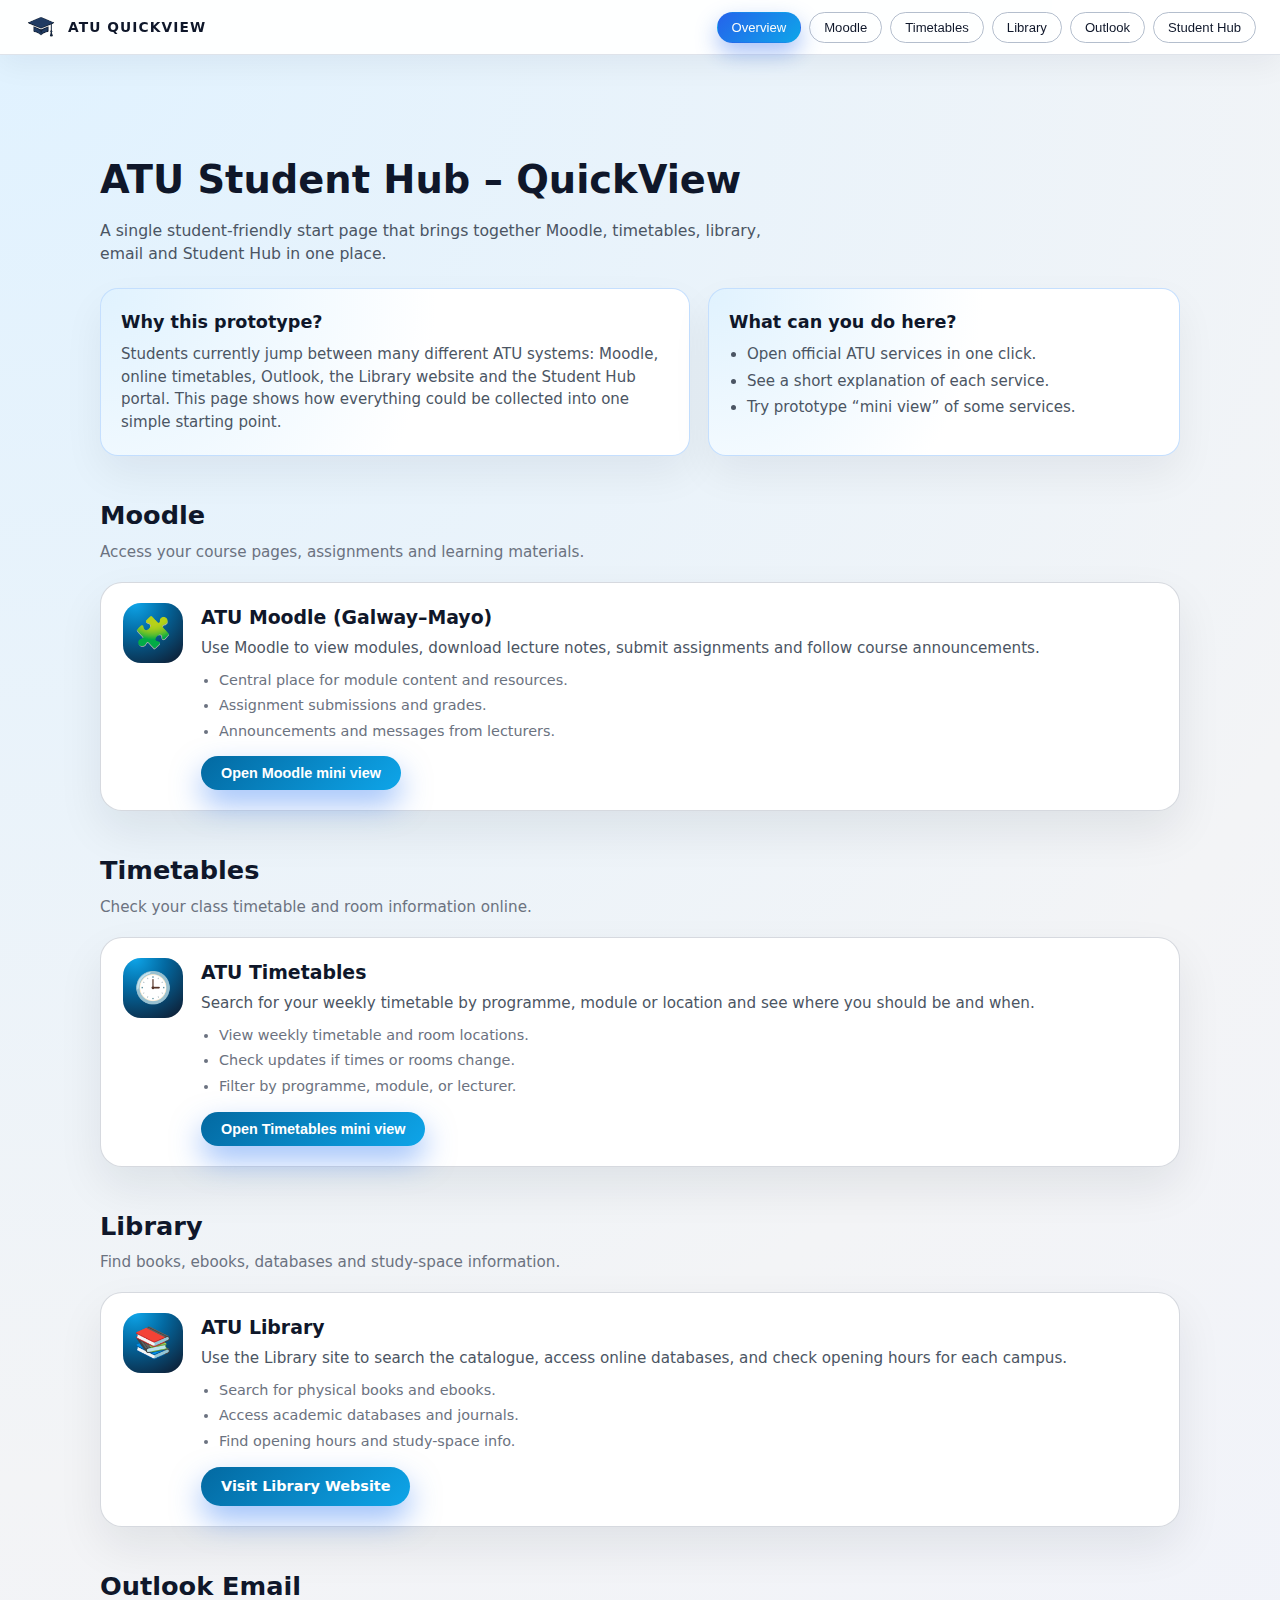
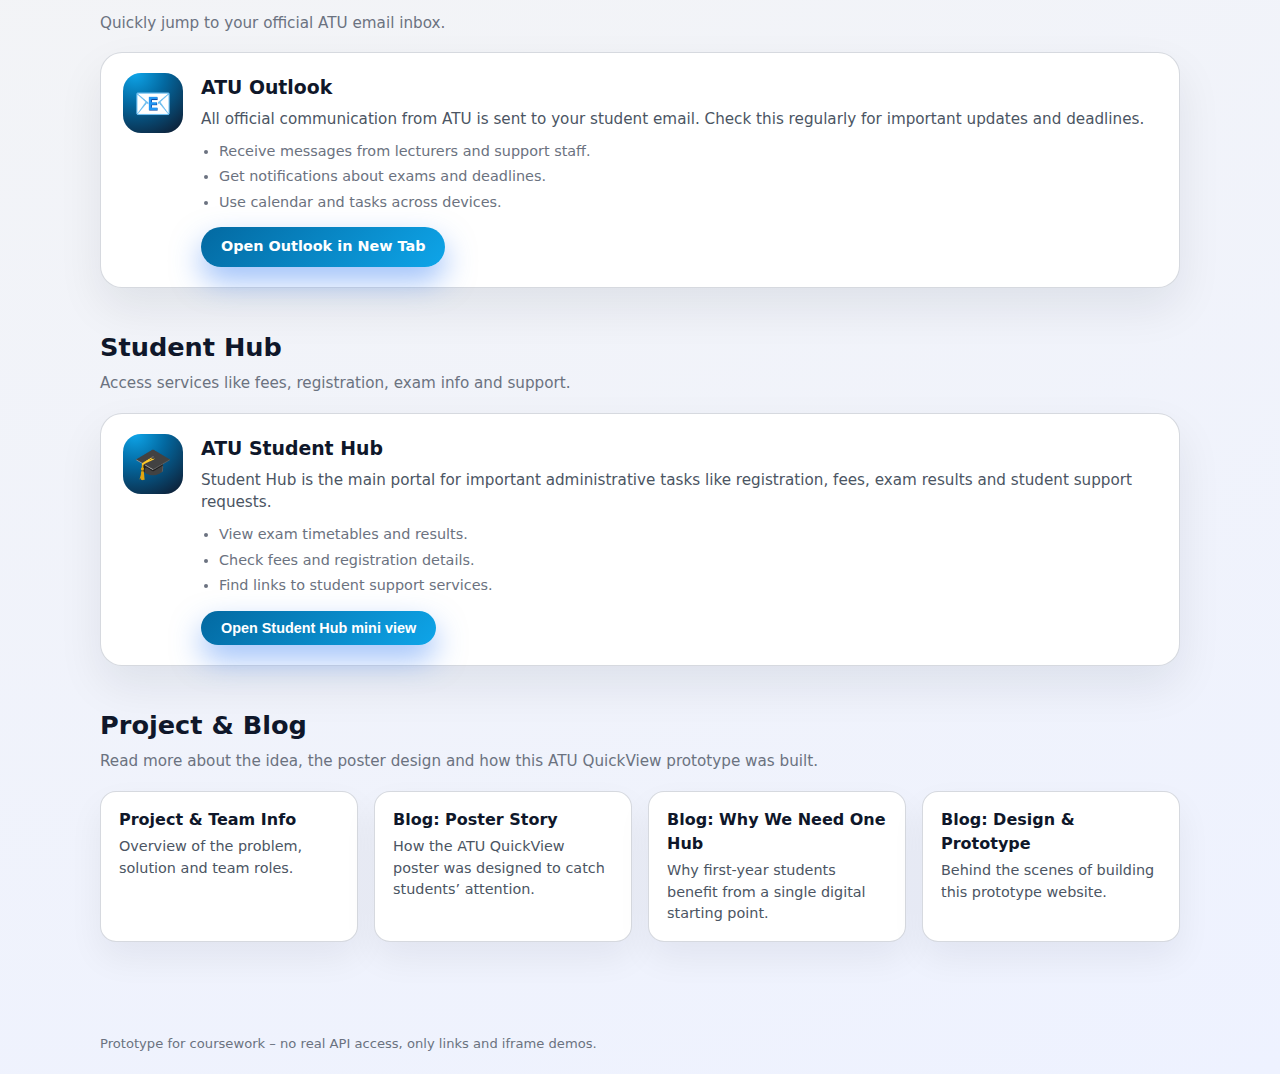
<file: index.html>
<!DOCTYPE html>
<html lang="en">
<head>
  <meta charset="UTF-8" />
  <title>ATU Student Hub – QuickView</title>
  <link rel="icon" type="image/png" href="icon.PNG" />
  <meta name="viewport" content="width=device-width, initial-scale=1" />
  <link rel="stylesheet" href="style.css" />
</head>
<body>

  <!-- HEADER -->
  <header class="main-header">
    <div class="logo">
      <img src="icon.PNG" alt="ATU logo" class="logo-icon" />
      <span class="logo-text">ATU QuickView</span>
    </div>

    <nav class="top-nav">
      <button data-scroll="#overview" class="active">Overview</button>
      <button data-scroll="#moodle">Moodle</button>
      <button data-scroll="#timetable">Timetables</button>
      <button data-scroll="#library">Library</button>
      <button data-scroll="#outlook">Outlook</button>
      <button data-scroll="#studenthub">Student Hub</button>
    </nav>
  </header>

  <!-- MAIN -->
  <main class="page">

    <!-- OVERVIEW -->
    <section id="overview" class="section">
      <h1 class="page-title">ATU Student Hub – QuickView</h1>
      <p class="page-subtitle">
        A single student-friendly start page that brings together Moodle,
        timetables, library, email and Student Hub in one place.
      </p>

      <div class="overview-grid">
        <div class="overview-card">
          <h2>Why this prototype?</h2>
          <p>
            Students currently jump between many different ATU systems:
            Moodle, online timetables, Outlook, the Library website and the
            Student Hub portal. This page shows how everything could be
            collected into one simple starting point.
          </p>
        </div>

        <div class="overview-card">
          <h2>What can you do here?</h2>
          <ul>
            <li>Open official ATU services in one click.</li>
            <li>See a short explanation of each service.</li>
            <li>Try prototype “mini view” of some services.</li>
          </ul>
        </div>
      </div>
    </section>

    <!-- MOODLE -->
    <section id="moodle" class="section">
      <h2>Moodle</h2>
      <p class="section-subtitle">
        Access your course pages, assignments and learning materials.
      </p>

      <div class="service-card" data-url="https://vlegalwaymayo.atu.ie">
        <div class="service-icon">🧩</div>
        <div class="service-content">
          <h3>ATU Moodle (Galway–Mayo)</h3>
          <p>
            Use Moodle to view modules, download lecture notes, submit
            assignments and follow course announcements.
          </p>
          <ul class="service-list">
            <li>Central place for module content and resources.</li>
            <li>Assignment submissions and grades.</li>
            <li>Announcements and messages from lecturers.</li>
          </ul>
          <!-- mini view in modal -->
          <button
            class="primary-btn"
            data-frame-url="https://vlegalwaymayo.atu.ie"
          >
            Open Moodle mini view
          </button>
        </div>
      </div>
    </section>

    <!-- TIMETABLES -->
    <section id="timetable" class="section">
      <h2>Timetables</h2>
      <p class="section-subtitle">
        Check your class timetable and room information online.
      </p>

      <div class="service-card" data-url="https://timetables.atu.ie">
        <div class="service-icon">🕒</div>
        <div class="service-content">
          <h3>ATU Timetables</h3>
          <p>
            Search for your weekly timetable by programme, module or location
            and see where you should be and when.
          </p>
          <ul class="service-list">
            <li>View weekly timetable and room locations.</li>
            <li>Check updates if times or rooms change.</li>
            <li>Filter by programme, module, or lecturer.</li>
          </ul>
          <button
            class="primary-btn"
            data-frame-url="https://timetables.atu.ie"
          >
            Open Timetables mini view
          </button>
        </div>
      </div>
    </section>

    <!-- LIBRARY -->
    <section id="library" class="section">
      <h2>Library</h2>
      <p class="section-subtitle">
        Find books, ebooks, databases and study-space information.
      </p>

      <div
        class="service-card"
        data-url="https://www.atu.ie/student-life/library"
      >
        <div class="service-icon">📚</div>
        <div class="service-content">
          <h3>ATU Library</h3>
          <p>
            Use the Library site to search the catalogue, access online databases,
            and check opening hours for each campus.
          </p>
          <ul class="service-list">
            <li>Search for physical books and ebooks.</li>
            <li>Access academic databases and journals.</li>
            <li>Find opening hours and study-space info.</li>
          </ul>
          <a
            href="https://www.atu.ie/student-life/library"
            target="_blank"
            rel="noopener"
            class="primary-btn open-site-btn"
          >
            Visit Library Website
          </a>
        </div>
      </div>
    </section>

    <!-- OUTLOOK -->
    <section id="outlook" class="section">
      <h2>Outlook Email</h2>
      <p class="section-subtitle">
        Quickly jump to your official ATU email inbox.
      </p>

      <div class="service-card" data-url="https://outlook.office.com/mail/">
        <div class="service-icon">📧</div>
        <div class="service-content">
          <h3>ATU Outlook</h3>
          <p>
            All official communication from ATU is sent to your student email.
            Check this regularly for important updates and deadlines.
          </p>
          <ul class="service-list">
            <li>Receive messages from lecturers and support staff.</li>
            <li>Get notifications about exams and deadlines.</li>
            <li>Use calendar and tasks across devices.</li>
          </ul>
          <a
            href="https://outlook.office.com/mail/"
            target="_blank"
            rel="noopener"
            class="primary-btn open-site-btn"
          >
            Open Outlook in New Tab
          </a>
        </div>
      </div>
    </section>

    <!-- STUDENT HUB -->
    <section id="studenthub" class="section">
      <h2>Student Hub</h2>
      <p class="section-subtitle">
        Access services like fees, registration, exam info and support.
      </p>

      <div class="service-card" data-url="https://studenthub.atu.ie">
        <div class="service-icon">🎓</div>
        <div class="service-content">
          <h3>ATU Student Hub</h3>
          <p>
            Student Hub is the main portal for important administrative tasks
            like registration, fees, exam results and student support requests.
          </p>
          <ul class="service-list">
            <li>View exam timetables and results.</li>
            <li>Check fees and registration details.</li>
            <li>Find links to student support services.</li>
          </ul>
          <button
            class="primary-btn"
            data-frame-url="https://studenthub.atu.ie"
          >
            Open Student Hub mini view
          </button>
        </div>
      </div>
    </section>

    <!-- PROJECT & BLOG LINKS -->
    <section id="project-blog" class="section">
      <h2>Project &amp; Blog</h2>
      <p class="section-subtitle">
        Read more about the idea, the poster design and how this ATU QuickView prototype was built.
      </p>

      <div class="blog-link-grid">
        <a class="blog-link-card" href="project.html">
          <h3>Project &amp; Team Info</h3>
          <p>Overview of the problem, solution and team roles.</p>
        </a>
        <a class="blog-link-card" href="blog-poster.html">
          <h3>Blog: Poster Story</h3>
          <p>How the ATU QuickView poster was designed to catch students’ attention.</p>
        </a>
        <a class="blog-link-card" href="blog-need-hub.html">
          <h3>Blog: Why We Need One Hub</h3>
          <p>Why first-year students benefit from a single digital starting point.</p>
        </a>
        <a class="blog-link-card" href="blog-design.html">
          <h3>Blog: Design &amp; Prototype</h3>
          <p>Behind the scenes of building this prototype website.</p>
        </a>
      </div>
    </section>
  </main>

  <footer class="page-footer">
    Prototype for coursework – no real API access, only links and iframe demos.
  </footer>

  <!-- MODAL MINI VIEW -->
  <div id="frameOverlay" class="overlay hidden">
    <div class="modal-window">
      <button class="close-btn">✕</button>
      <iframe
        id="frameOverlayIframe"
        class="modal-iframe"
        src=""
        loading="lazy"
      ></iframe>
    </div>
  </div>

  <script src="app.js"></script>
</body>
</html>
</file>
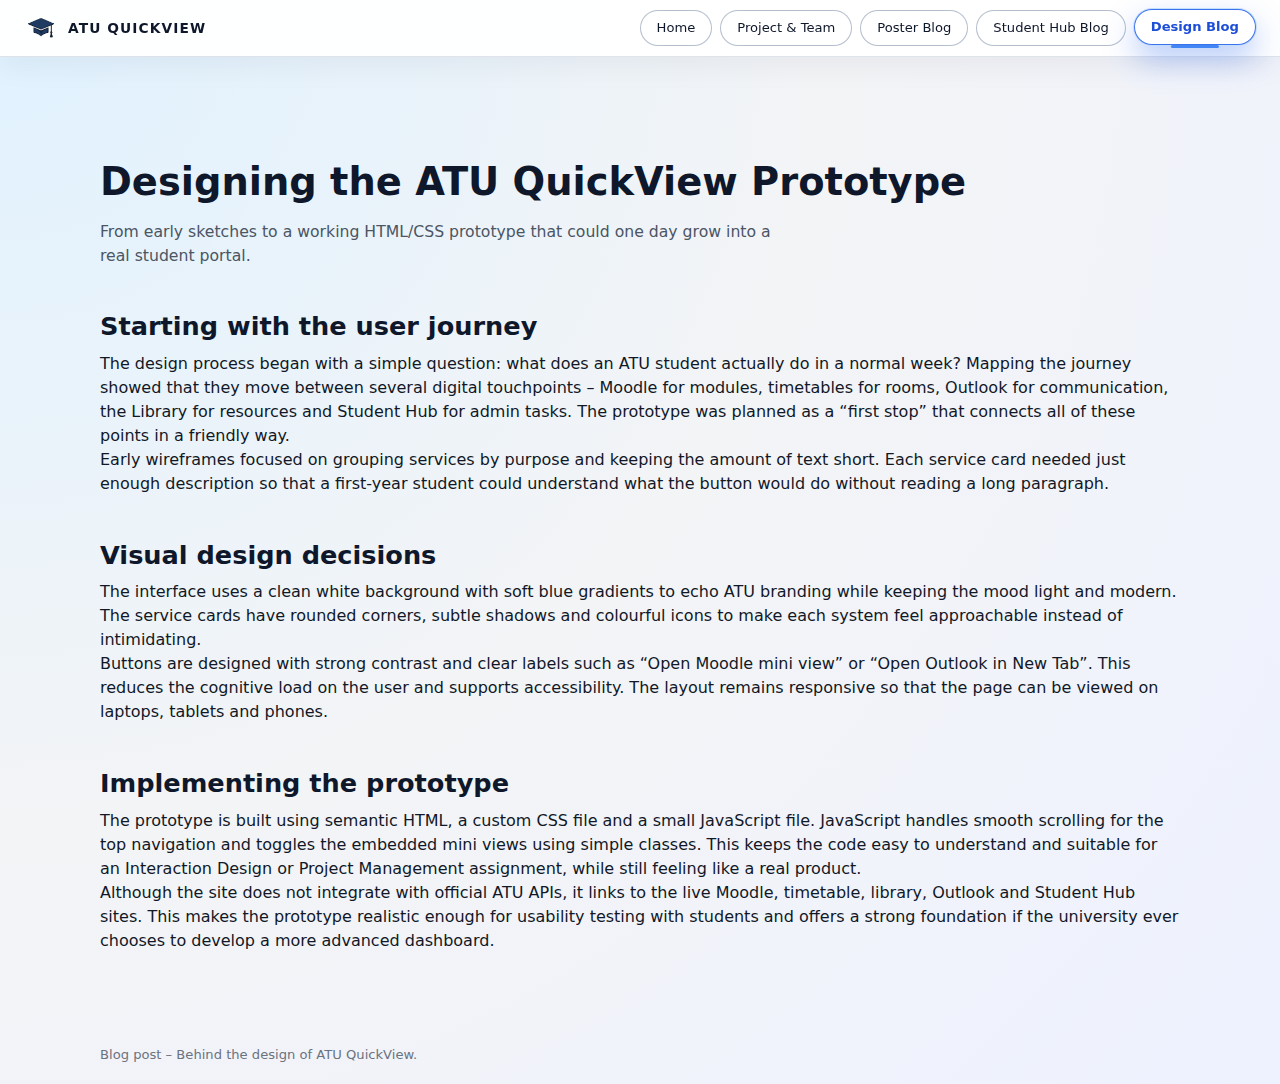
<file: blog-design.html>
<!DOCTYPE html>
<html lang="en">
<head>
  <meta charset="UTF-8" />
  <title>Blog – Designing the ATU QuickView Prototype</title>
  <link rel="icon" type="image/png" href="icon.PNG" />
  <meta name="viewport" content="width=device-width, initial-scale=1" />
  <link rel="stylesheet" href="style.css" />
</head>
<body>
  <header class="main-header">
    <div class="logo">
      <img src="icon.PNG" alt="ATU Logo" class="logo-icon" />
      <span class="logo-text">ATU QuickView</span>
    </div>

    <nav class="top-nav">
      <a href="index.html" class="nav-link">Home</a>
      <a href="project.html" class="nav-link">Project &amp; Team</a>
      <a href="blog-poster.html" class="nav-link">Poster Blog</a>
      <a href="blog-need-hub.html" class="nav-link">Student Hub Blog</a>
      <a href="blog-design.html" class="nav-link nav-link-active">Design Blog</a>
    </nav>
  </header>

  <main class="page">
    <section class="section">
      <h1 class="page-title">Designing the ATU QuickView Prototype</h1>
      <p class="page-subtitle">
        From early sketches to a working HTML/CSS prototype that could one day
        grow into a real student portal.
      </p>
    </section>

    <section class="section">
      <h2>Starting with the user journey</h2>
      <p>
        The design process began with a simple question: what does an ATU student
        actually do in a normal week? Mapping the journey showed that they move
        between several digital touchpoints – Moodle for modules, timetables for
        rooms, Outlook for communication, the Library for resources and Student
        Hub for admin tasks. The prototype was planned as a “first stop” that
        connects all of these points in a friendly way.
      </p>
      <p>
        Early wireframes focused on grouping services by purpose and keeping the
        amount of text short. Each service card needed just enough description
        so that a first-year student could understand what the button would do
        without reading a long paragraph.
      </p>
    </section>

    <section class="section">
      <h2>Visual design decisions</h2>
      <p>
        The interface uses a clean white background with soft blue gradients to
        echo ATU branding while keeping the mood light and modern. The service
        cards have rounded corners, subtle shadows and colourful icons to make
        each system feel approachable instead of intimidating.
      </p>
      <p>
        Buttons are designed with strong contrast and clear labels such as
        “Open Moodle mini view” or “Open Outlook in New Tab”. This reduces the
        cognitive load on the user and supports accessibility. The layout remains
        responsive so that the page can be viewed on laptops, tablets and phones.
      </p>
    </section>

    <section class="section">
      <h2>Implementing the prototype</h2>
      <p>
        The prototype is built using semantic HTML, a custom CSS file and a small
        JavaScript file. JavaScript handles smooth scrolling for the top navigation
        and toggles the embedded mini views using simple classes. This keeps the
        code easy to understand and suitable for an Interaction Design or Project
        Management assignment, while still feeling like a real product.
      </p>
      <p>
        Although the site does not integrate with official ATU APIs, it links to
        the live Moodle, timetable, library, Outlook and Student Hub sites. This
        makes the prototype realistic enough for usability testing with students
        and offers a strong foundation if the university ever chooses to develop
        a more advanced dashboard.
      </p>
    </section>
  </main>

  <footer class="page-footer">
    Blog post – Behind the design of ATU QuickView.
  </footer>

  <script src="app.js"></script>
</body>
</html>
</file>
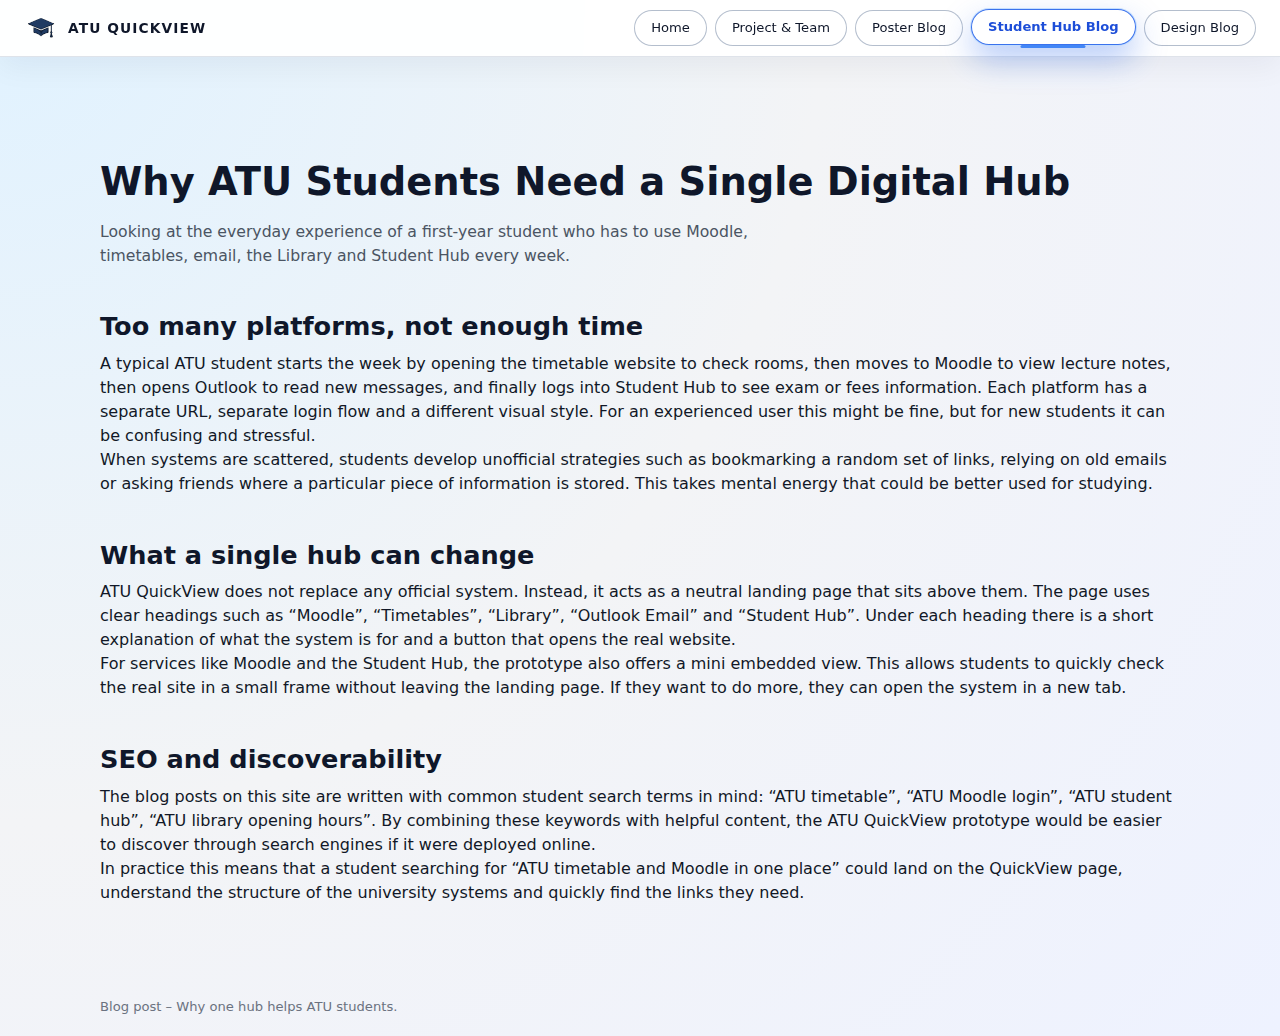
<file: blog-need-hub.html>
<!DOCTYPE html>
<html lang="en">
<head>
  <meta charset="UTF-8" />
  <title>Blog – Why ATU Students Need One Digital Hub</title>
  <link rel="icon" type="image/png" href="icon.PNG" />
  <meta name="viewport" content="width=device-width, initial-scale=1" />
  <link rel="stylesheet" href="style.css" />
</head>
<body>
  <header class="main-header">
    <div class="logo">
      <img src="icon.PNG" alt="ATU Logo" class="logo-icon" />
      <span class="logo-text">ATU QuickView</span>
    </div>

    <nav class="top-nav">
      <a href="index.html" class="nav-link">Home</a>
      <a href="project.html" class="nav-link">Project &amp; Team</a>
      <a href="blog-poster.html" class="nav-link">Poster Blog</a>
      <a href="blog-need-hub.html" class="nav-link nav-link-active">Student Hub Blog</a>
      <a href="blog-design.html" class="nav-link">Design Blog</a>
    </nav>
  </header>

  <main class="page">
    <section class="section">
      <h1 class="page-title">Why ATU Students Need a Single Digital Hub</h1>
      <p class="page-subtitle">
        Looking at the everyday experience of a first-year student who has to use
        Moodle, timetables, email, the Library and Student Hub every week.
      </p>
    </section>

    <section class="section">
      <h2>Too many platforms, not enough time</h2>
      <p>
        A typical ATU student starts the week by opening the timetable website to
        check rooms, then moves to Moodle to view lecture notes, then opens Outlook
        to read new messages, and finally logs into Student Hub to see exam or fees
        information. Each platform has a separate URL, separate login flow and a
        different visual style. For an experienced user this might be fine, but for
        new students it can be confusing and stressful.
      </p>
      <p>
        When systems are scattered, students develop unofficial strategies such as
        bookmarking a random set of links, relying on old emails or asking friends
        where a particular piece of information is stored. This takes mental energy
        that could be better used for studying.
      </p>
    </section>

    <section class="section">
      <h2>What a single hub can change</h2>
      <p>
        ATU QuickView does not replace any official system. Instead, it acts as a
        neutral landing page that sits above them. The page uses clear headings
        such as “Moodle”, “Timetables”, “Library”, “Outlook Email” and “Student Hub”.
        Under each heading there is a short explanation of what the system is for
        and a button that opens the real website.
      </p>
      <p>
        For services like Moodle and the Student Hub, the prototype also offers
        a mini embedded view. This allows students to quickly check the real site
        in a small frame without leaving the landing page. If they want to do more,
        they can open the system in a new tab.
      </p>
    </section>

    <section class="section">
      <h2>SEO and discoverability</h2>
      <p>
        The blog posts on this site are written with common student search terms
        in mind: “ATU timetable”, “ATU Moodle login”, “ATU student hub”, “ATU
        library opening hours”. By combining these keywords with helpful content,
        the ATU QuickView prototype would be easier to discover through search
        engines if it were deployed online.
      </p>
      <p>
        In practice this means that a student searching for “ATU timetable and
        Moodle in one place” could land on the QuickView page, understand the
        structure of the university systems and quickly find the links they need.
      </p>
    </section>
  </main>

  <footer class="page-footer">
    Blog post – Why one hub helps ATU students.
  </footer>

  <script src="app.js"></script>
</body>
</html>
</file>
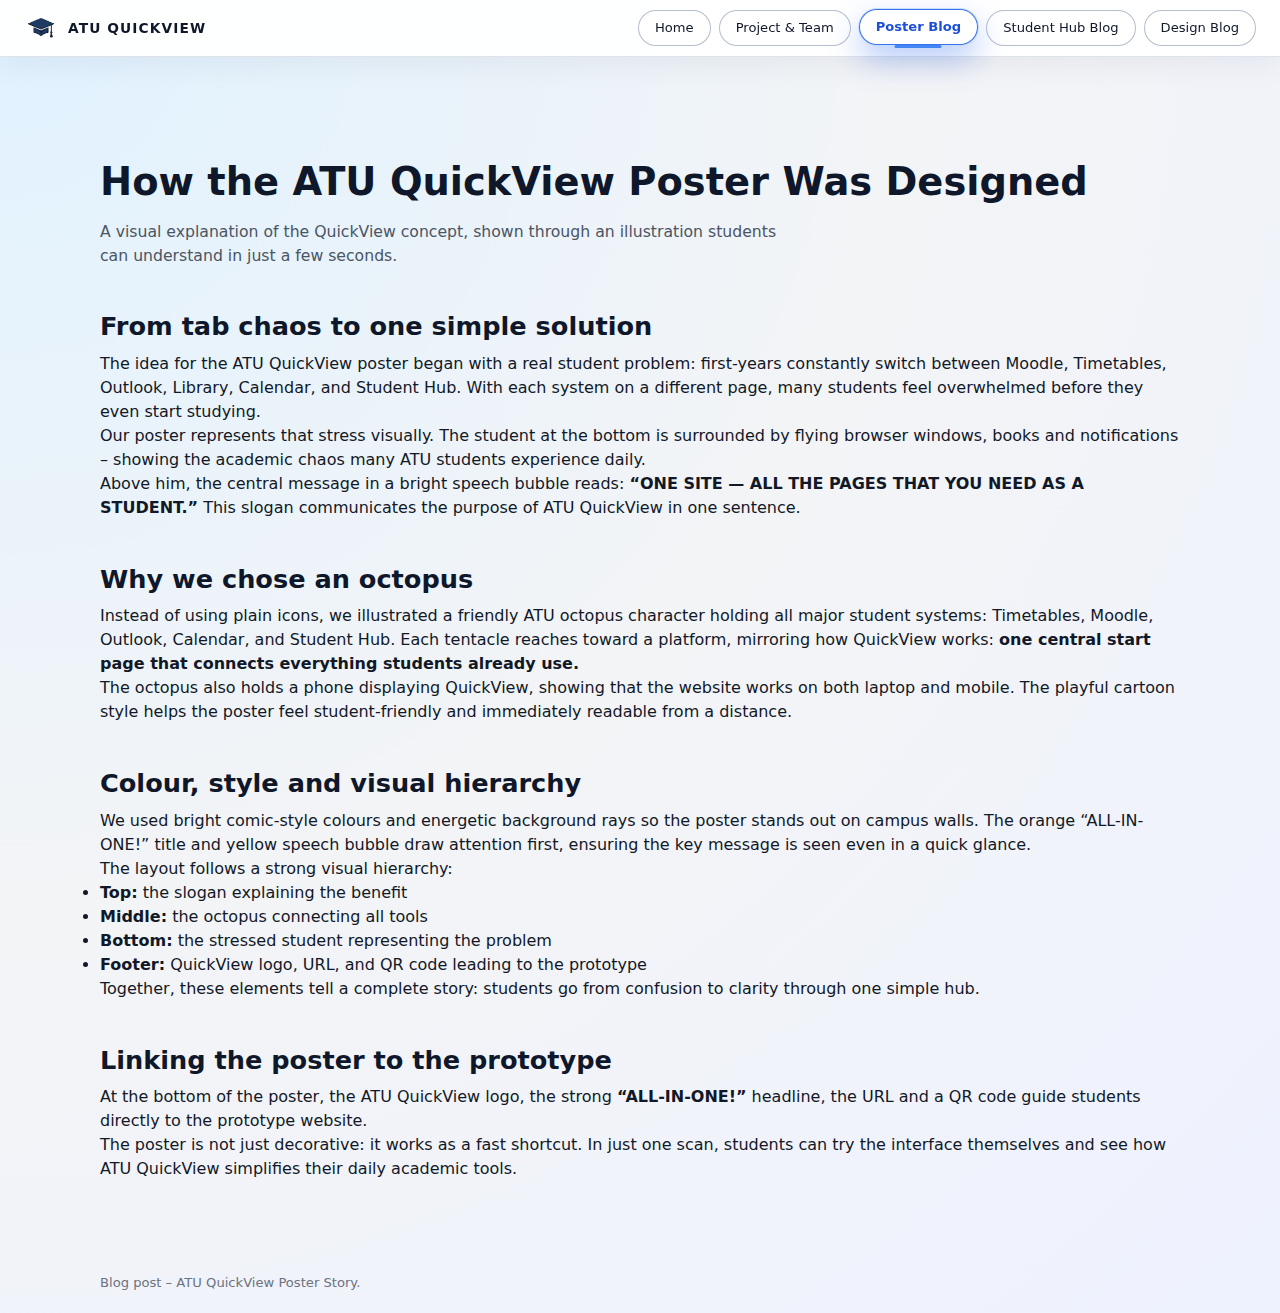
<file: blog-poster.html>
<!DOCTYPE html>
<html lang="en">
<head>
  <meta charset="UTF-8" />
  <title>Blog – Designing the ATU QuickView Poster</title>
  <link rel="icon" type="image/png" href="icon.PNG" />
  <meta name="viewport" content="width=device-width, initial-scale=1" />
  <link rel="stylesheet" href="style.css" />
</head>

<body>
  <header class="main-header">
    <div class="logo">
      <img src="icon.PNG" alt="ATU Logo" class="logo-icon" />
      <span class="logo-text">ATU QuickView</span>
    </div>

    <nav class="top-nav">
      <a href="index.html" class="nav-link">Home</a>
      <a href="project.html" class="nav-link">Project &amp; Team</a>
      <a href="blog-poster.html" class="nav-link nav-link-active">Poster Blog</a>
      <a href="blog-need-hub.html" class="nav-link">Student Hub Blog</a>
      <a href="blog-design.html" class="nav-link">Design Blog</a>
    </nav>
  </header>

  <main class="page">

    <!-- PAGE TITLE -->
    <section class="section">
      <h1 class="page-title">How the ATU QuickView Poster Was Designed</h1>
      <p class="page-subtitle">
        A visual explanation of the QuickView concept, shown through an illustration students can understand in just a few seconds.
      </p>
    </section>

    <!-- SECTION 1 -->
    <section class="section">
      <h2>From tab chaos to one simple solution</h2>
      <p>
        The idea for the ATU QuickView poster began with a real student problem: 
        first-years constantly switch between Moodle, Timetables, Outlook, Library, Calendar, and Student Hub. 
        With each system on a different page, many students feel overwhelmed before they even start studying.
      </p>
      <p>
        Our poster represents that stress visually. The student at the bottom is surrounded by flying browser windows,
        books and notifications – showing the academic chaos many ATU students experience daily.
      </p>
      <p>
        Above him, the central message in a bright speech bubble reads:
        <strong>“ONE SITE — ALL THE PAGES THAT YOU NEED AS A STUDENT.”</strong>
        This slogan communicates the purpose of ATU QuickView in one sentence.
      </p>
    </section>

    <!-- SECTION 2 -->
    <section class="section">
      <h2>Why we chose an octopus</h2>
      <p>
        Instead of using plain icons, we illustrated a friendly ATU octopus character holding all major student systems:
        Timetables, Moodle, Outlook, Calendar, and Student Hub. Each tentacle reaches toward a platform, mirroring how 
        QuickView works: <strong>one central start page that connects everything students already use.</strong>
      </p>
      <p>
        The octopus also holds a phone displaying QuickView, showing that the website works on both laptop and mobile.
        The playful cartoon style helps the poster feel student-friendly and immediately readable from a distance.
      </p>
    </section>

    <!-- SECTION 3 -->
    <section class="section">
      <h2>Colour, style and visual hierarchy</h2>
      <p>
        We used bright comic-style colours and energetic background rays so the poster stands out on campus walls.
        The orange “ALL-IN-ONE!” title and yellow speech bubble draw attention first, ensuring the key message
        is seen even in a quick glance.
      </p>
      <p>
        The layout follows a strong visual hierarchy:
      </p>
      <ul>
        <li><strong>Top:</strong> the slogan explaining the benefit</li>
        <li><strong>Middle:</strong> the octopus connecting all tools</li>
        <li><strong>Bottom:</strong> the stressed student representing the problem</li>
        <li><strong>Footer:</strong> QuickView logo, URL, and QR code leading to the prototype</li>
      </ul>
      <p>
        Together, these elements tell a complete story: students go from confusion to clarity through one simple hub.
      </p>
    </section>

    <!-- SECTION 4 -->
    <section class="section">
      <h2>Linking the poster to the prototype</h2>
      <p>
        At the bottom of the poster, the ATU QuickView logo, the strong <strong>“ALL-IN-ONE!”</strong> headline, the URL 
        and a QR code guide students directly to the prototype website.
      </p>
      <p>
        The poster is not just decorative: it works as a fast shortcut. In just one scan, students can try the interface 
        themselves and see how ATU QuickView simplifies their daily academic tools.
      </p>
    </section>

  </main>

  <footer class="page-footer">
    Blog post – ATU QuickView Poster Story.
  </footer>

</body>
</html>
</file>
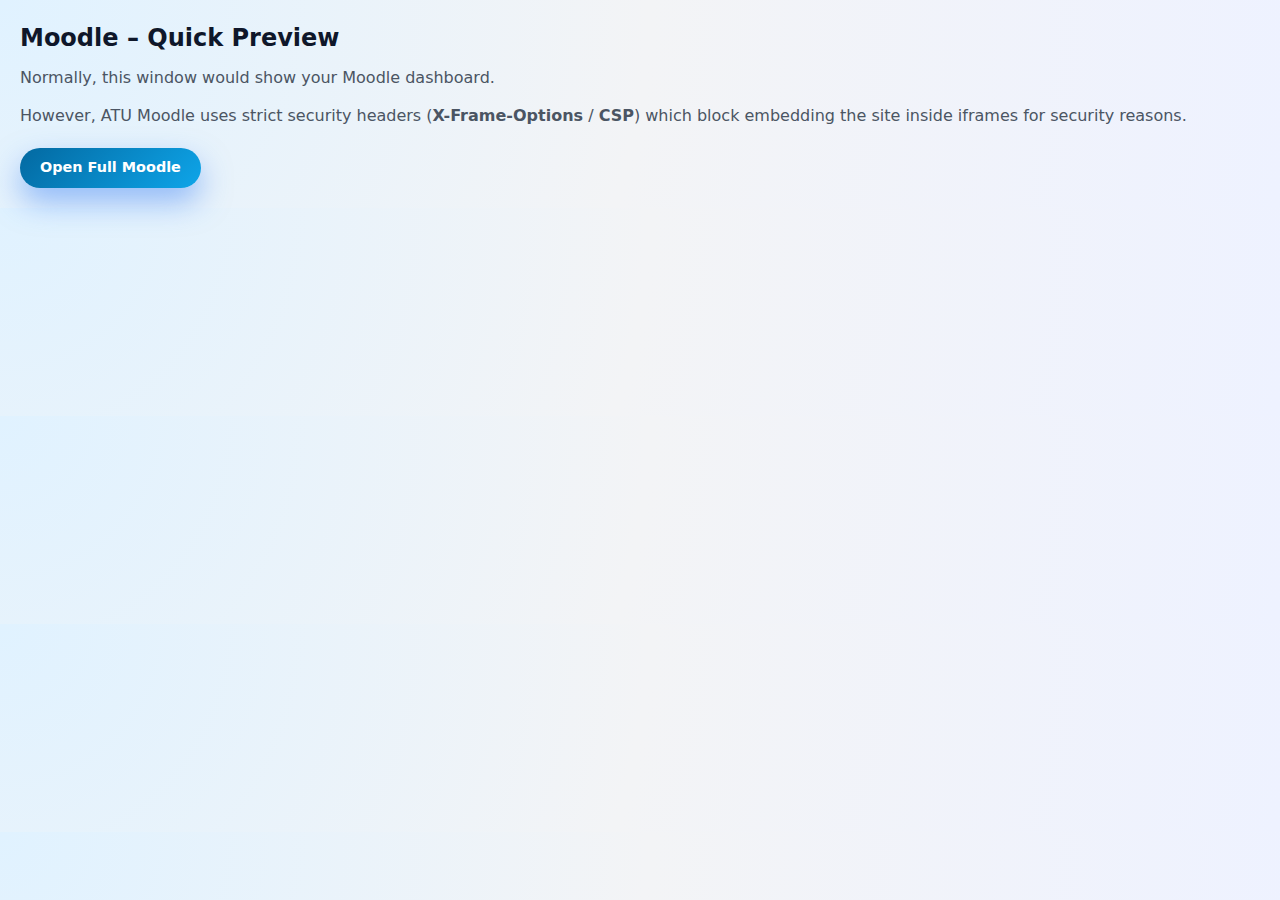
<file: moodle-preview.html>
<!DOCTYPE html>
<html lang="en">
<head>
  <meta charset="UTF-8" />
  <title>Moodle – Preview</title>
  <meta name="viewport" content="width=device-width, initial-scale=1" />
  <link rel="stylesheet" href="style.css" />
</head>

<body style="padding: 20px; font-family: system-ui;">
  <h2 style="margin-bottom: 10px; color: #0f172a;">Moodle – Quick Preview</h2>

  <p style="color: #4b5563; margin-bottom: 14px;">
    Normally, this window would show your Moodle dashboard.
  </p>

  <p style="color: #4b5563; margin-bottom: 20px;">
    However, ATU Moodle uses strict security headers (<b>X-Frame-Options</b> / <b>CSP</b>)
    which block embedding the site inside iframes for security reasons.
  </p>

  <a href="https://vlegalwaymayo.atu.ie" target="_blank" class="primary-btn">
    Open Full Moodle
  </a>
</body>
</html>
</file>
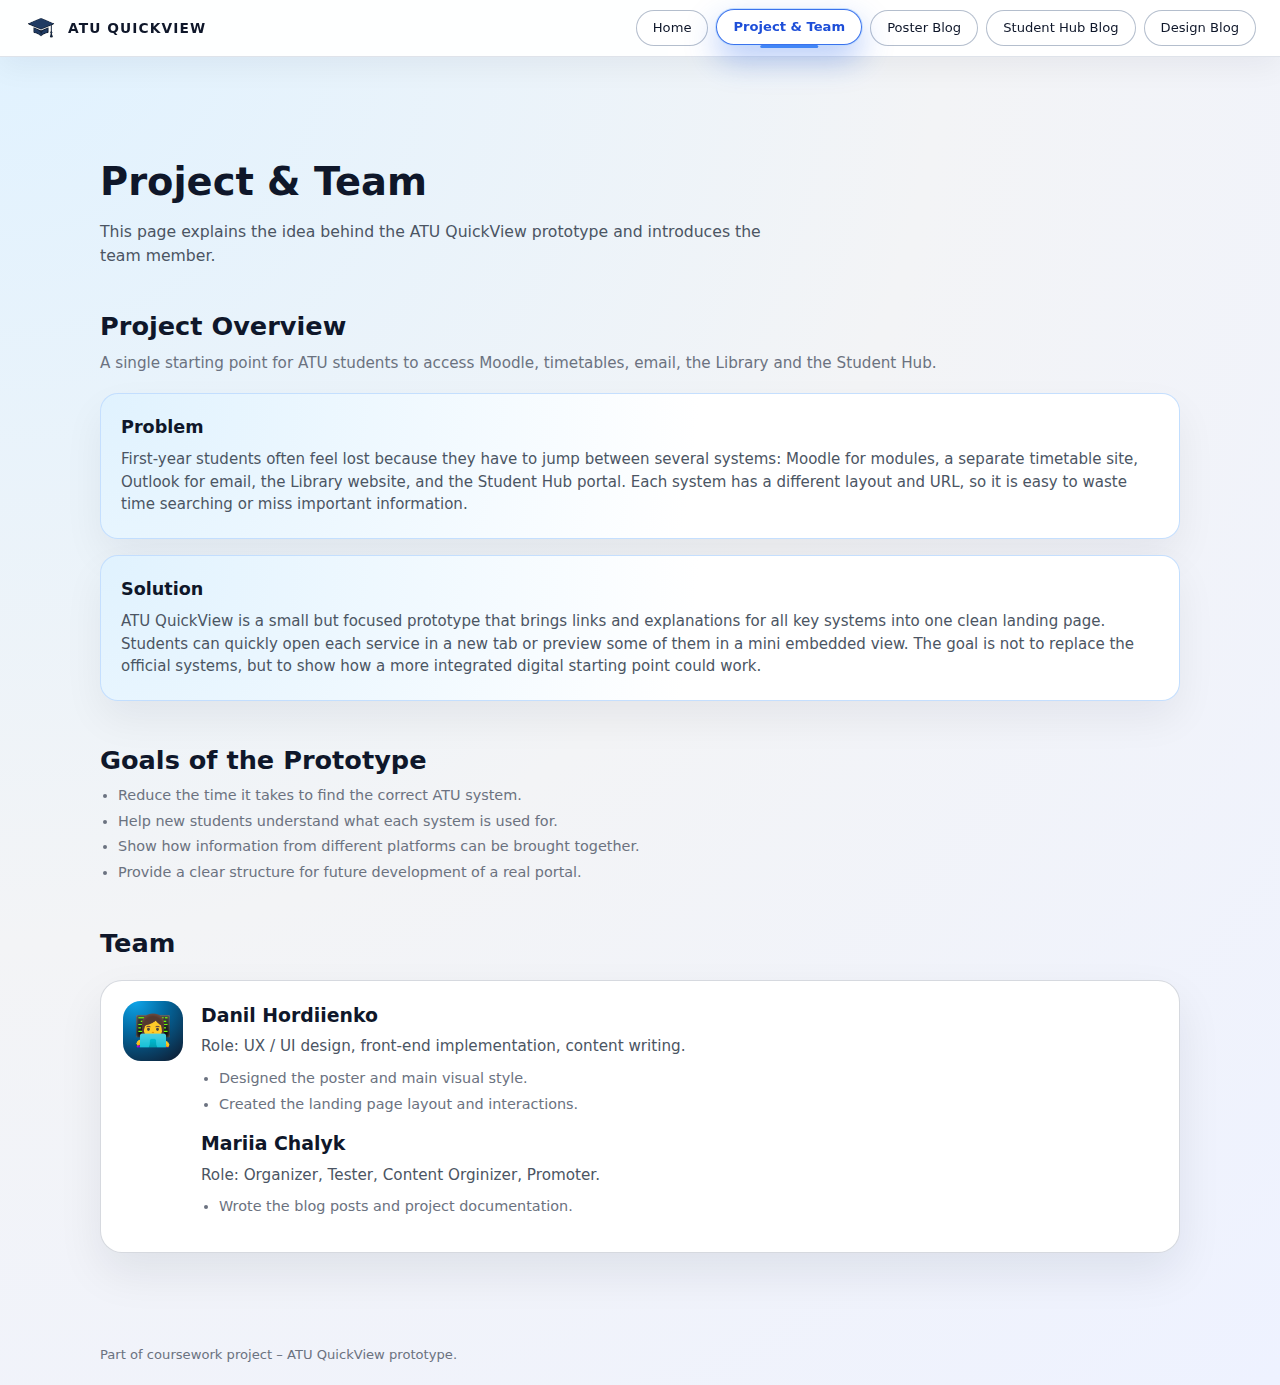
<file: project.html>
<!DOCTYPE html>
<html lang="en">
<head>
  <meta charset="UTF-8" />
  <title>ATU QuickView – Project & Team</title>
  <link rel="icon" type="image/png" href="icon.PNG" />
  <meta name="viewport" content="width=device-width, initial-scale=1" />
  <link rel="stylesheet" href="style.css" />
</head>
<body>
  <header class="main-header">
    <div class="logo">
      <img src="icon.PNG" alt="ATU Logo" class="logo-icon" />
      <span class="logo-text">ATU QuickView</span>
    </div>

    <nav class="top-nav">
      <a href="index.html" class="nav-link">Home</a>
      <a href="project.html" class="nav-link nav-link-active">Project &amp; Team</a>
      <a href="blog-poster.html" class="nav-link">Poster Blog</a>
      <a href="blog-need-hub.html" class="nav-link">Student Hub Blog</a>
      <a href="blog-design.html" class="nav-link">Design Blog</a>
    </nav>
  </header>

  <main class="page">
    <section class="section">
      <h1 class="page-title">Project &amp; Team</h1>
      <p class="page-subtitle">
        This page explains the idea behind the ATU QuickView prototype and introduces the team member.
      </p>
    </section>

    <section class="section">
      <h2>Project Overview</h2>
      <p class="section-subtitle">
        A single starting point for ATU students to access Moodle, timetables, email, the Library and the Student Hub.
      </p>

      <div class="overview-card">
        <h2>Problem</h2>
        <p>
          First-year students often feel lost because they have to jump between several systems:
          Moodle for modules, a separate timetable site, Outlook for email, the Library website,
          and the Student Hub portal. Each system has a different layout and URL, so it is easy
          to waste time searching or miss important information.
        </p>
      </div>

      <div class="overview-card" style="margin-top:16px;">
        <h2>Solution</h2>
        <p>
          ATU QuickView is a small but focused prototype that brings links and explanations for all
          key systems into one clean landing page. Students can quickly open each service in a new
          tab or preview some of them in a mini embedded view. The goal is not to replace the
          official systems, but to show how a more integrated digital starting point could work.
        </p>
      </div>
    </section>

    <section class="section">
      <h2>Goals of the Prototype</h2>
      <ul class="service-list">
        <li>Reduce the time it takes to find the correct ATU system.</li>
        <li>Help new students understand what each system is used for.</li>
        <li>Show how information from different platforms can be brought together.</li>
        <li>Provide a clear structure for future development of a real portal.</li>
      </ul>
    </section>

    <section class="section">
      <h2>Team</h2>

      <div class="service-card">
        <div class="service-icon">👩‍💻</div>
        <div class="service-content">
          <h3>Danil Hordiienko</h3>
          <p>
            Role: UX / UI design, front-end implementation, content writing.
          </p>
          <ul class="service-list">
            <li>Designed the poster and main visual style.</li>
            <li>Created the landing page layout and interactions.</li>
            </ul>
          <h3>Mariia Chalyk</h3>
          <p>
            Role: Organizer, Tester, Content Orginizer, Promoter.
          </p>
          <ul class="service-list">
            <li>Wrote the blog posts and project documentation.</li>
          </ul>
        </div>
      </div>

      <!-- Если нужно — можно добавить ещё одного участника по такому же шаблону -->
    </section>
  </main>

  <footer class="page-footer">
    Part of coursework project – ATU QuickView prototype.
  </footer>

  <script src="app.js"></script>
</body>
</html>
</file>
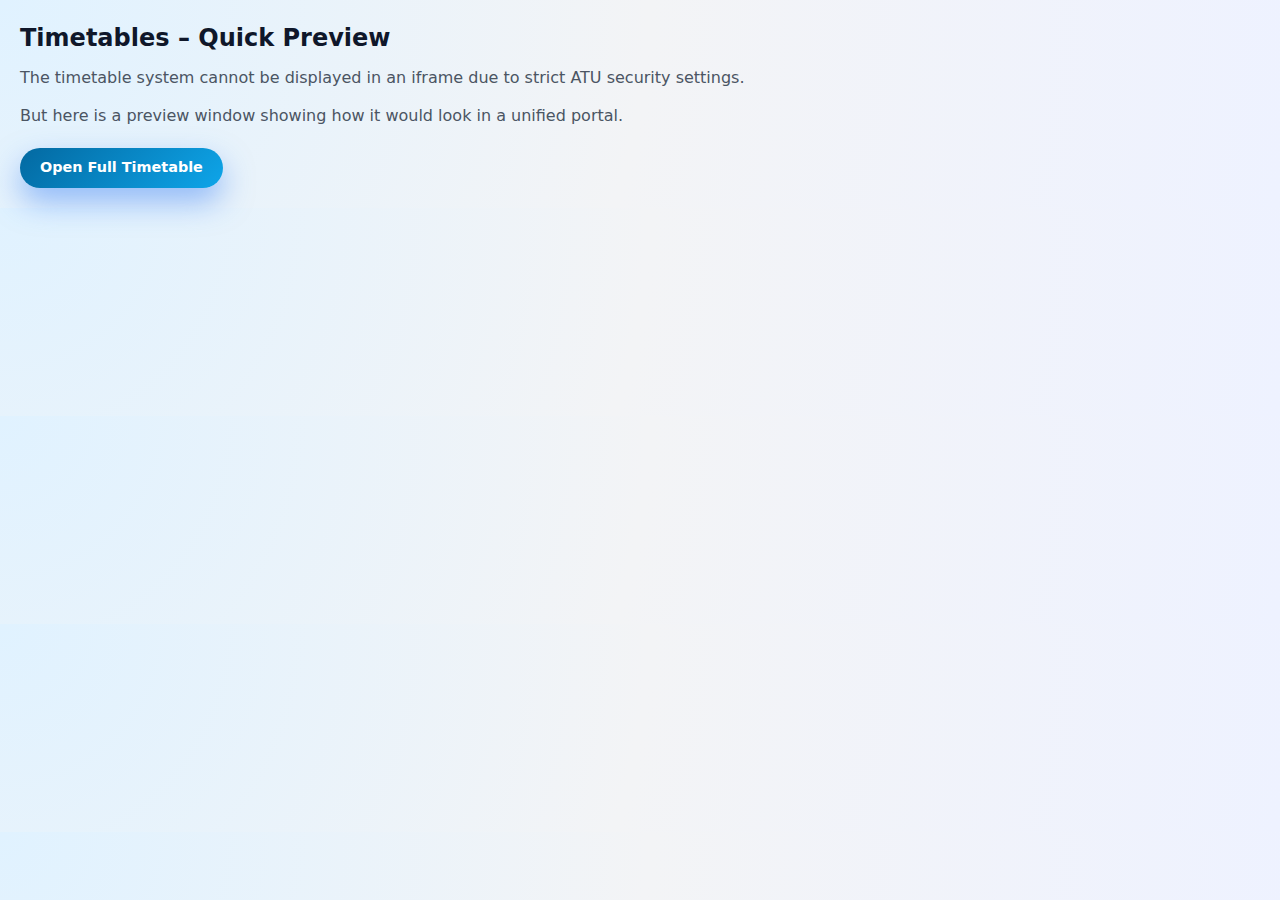
<file: timetable-preview.html>
<!DOCTYPE html>
<html lang="en">
<head>
  <meta charset="UTF-8" />
  <title>Timetables – Preview</title>
  <meta name="viewport" content="width=device-width, initial-scale=1" />
  <link rel="stylesheet" href="style.css" />
</head>

<body style="padding: 20px; font-family: system-ui;">
  <h2 style="margin-bottom: 10px; color: #0f172a;">Timetables – Quick Preview</h2>

  <p style="color: #4b5563; margin-bottom: 14px;">
    The timetable system cannot be displayed in an iframe due to strict
    ATU security settings.
  </p>

  <p style="color: #4b5563; margin-bottom: 20px;">
    But here is a preview window showing how it would look in a unified portal.
  </p>

  <a href="https://timetables.atu.ie" target="_blank" class="primary-btn">
    Open Full Timetable
  </a>
</body>
</html>
</file>
<file: style.css>
*,
*::before,
*::after {
  box-sizing: border-box;
  margin: 0;
  padding: 0;
}

body {
  font-family: system-ui, -apple-system, BlinkMacSystemFont, "Segoe UI",
    sans-serif;
  background: radial-gradient(circle at top left, #e0f2ff 0, #f3f4f6 50%, #eef2ff 100%);
  color: #111827;
  line-height: 1.5;
}

/* Layout */

.page {
  max-width: 1120px;
  margin: 0 auto;
  padding: 96px 20px 40px; /* space for sticky header */
}

.section {
  margin-bottom: 40px;
}

/* Orange highlight on scroll */

.section-highlight {
  border-radius: 20px;
  box-shadow:
    0 0 0 1px rgba(249, 115, 22, 0.45),
    0 0 40px rgba(249, 115, 22, 0.4);
  background: radial-gradient(circle at top left, #fff7ed 0, #ffffff 60%);
  transition: box-shadow 0.25s ease, background 0.25s ease;
}

/* Header */

.main-header {
  position: sticky;
  top: 0;
  z-index: 20;
  display: flex;
  align-items: center;
  justify-content: space-between;
  padding: 10px 24px;
  background: rgba(255, 255, 255, 0.95);
  backdrop-filter: blur(16px);
  border-bottom: 1px solid rgba(148, 163, 184, 0.3);
  box-shadow: 0 10px 30px rgba(15, 23, 42, 0.05);
}

.logo {
  display: flex;
  align-items: center;
  gap: 10px;
}

.logo-icon {
  width: 34px;
  height: 34px;
}

.logo-text {
  font-weight: 700;
  letter-spacing: 0.08em;
  text-transform: uppercase;
  font-size: 0.86rem;
  color: #0f172a;
}

/* Top navigation */

.top-nav {
  display: flex;
  gap: 8px;
  flex-wrap: wrap;
}

/* buttons on main page */
.top-nav button {
  border-radius: 999px;
  padding: 7px 14px;
  font-size: 0.82rem;
  cursor: pointer;
  background: transparent;
  color: #0f172a;
  border: 1px solid rgba(148, 163, 184, 0.7);
  transition: background 0.15s ease, transform 0.1s ease,
    box-shadow 0.15s ease, border-color 0.15s ease, color 0.15s ease;
}

.top-nav button:hover {
  background: linear-gradient(135deg, #0369a1, #0ea5e9);
  color: #f9fafb;
  border-color: transparent;
  transform: translateY(-1px);
  box-shadow: 0 8px 18px rgba(15, 23, 42, 0.25);
}

.top-nav button.active {
  background: linear-gradient(135deg, #2563eb, #0ea5e9);
  color: #f9fafb;
  border-color: transparent;
  box-shadow: 0 10px 22px rgba(37, 99, 235, 0.4);
}

/* links on other pages (project, blogs) */

.top-nav .nav-link {
  border-radius: 999px;
  padding: 7px 16px;
  font-size: 0.82rem;
  text-decoration: none;
  background: rgba(255, 255, 255, 0.9);
  color: #0f172a;
  border: 1px solid rgba(148, 163, 184, 0.7);
  display: inline-flex;
  align-items: center;
  gap: 4px;
  transition: background 0.15s ease, transform 0.1s ease,
    box-shadow 0.15s ease, border-color 0.15s ease, color 0.15s ease;
}

.top-nav .nav-link:hover {
  background: #eff6ff;
  color: #1d4ed8;
  border-color: rgba(96, 165, 250, 0.9);
  transform: translateY(-1px);
  box-shadow: 0 8px 18px rgba(15, 23, 42, 0.18);
}

/* active page link pill */

.nav-link-active {
  background: #ffffff;
  color: #1d4ed8 !important;
  border-color: rgba(37, 99, 235, 0.9) !important;
  box-shadow:
    0 0 0 1px rgba(191, 219, 254, 0.9),
    0 14px 32px rgba(37, 99, 235, 0.35);
  font-weight: 600;
  transform: translateY(-1px);
  position: relative;
}

.nav-link-active::after {
  content: "";
  position: absolute;
  left: 50%;
  bottom: -4px;
  transform: translateX(-50%);
  width: 40%;
  height: 3px;
  border-radius: 999px;
  background: rgba(59, 130, 246, 0.95);
}

/* Typography */

.page-title {
  font-size: clamp(2.1rem, 3vw, 2.6rem);
  margin-bottom: 10px;
  color: #0f172a;
}

.page-subtitle {
  max-width: 680px;
  color: #4b5563;
  font-size: 0.98rem;
}

.section h2 {
  font-size: 1.6rem;
  margin-bottom: 6px;
  color: #0f172a;
}

.section-subtitle {
  color: #6b7280;
  font-size: 0.95rem;
  margin-bottom: 18px;
}

/* Overview cards */

.overview-grid {
  display: grid;
  grid-template-columns: minmax(0, 1.5fr) minmax(0, 1.2fr);
  gap: 18px;
  margin-top: 22px;
}

.overview-card {
  padding: 20px 20px 22px;
  border-radius: 18px;
  border: 1px solid rgba(191, 219, 254, 0.9);
  background: radial-gradient(circle at top left, #e0f2fe 0, #ffffff 55%);
  box-shadow: 0 18px 40px rgba(15, 23, 42, 0.06);
}

.overview-card h2 {
  font-size: 1.1rem;
  margin-bottom: 8px;
  color: #0f172a;
}

.overview-card p {
  font-size: 0.94rem;
  color: #4b5563;
}

.overview-card ul {
  padding-left: 18px;
  margin-top: 6px;
  font-size: 0.94rem;
  color: #4b5563;
}

.overview-card li {
  margin-bottom: 4px;
}

/* Service cards */

.service-card {
  margin-top: 18px;
  display: grid;
  grid-template-columns: auto minmax(0, 1fr);
  gap: 18px;
  padding: 20px 22px;
  border-radius: 22px;
  background: #ffffff;
  border: 1px solid rgba(209, 213, 219, 0.9);
  cursor: pointer;
  box-shadow: 0 20px 45px rgba(15, 23, 42, 0.08);
  transition: transform 0.15s ease, box-shadow 0.15s ease,
    border-color 0.15s ease, background 0.15s ease;
}

.service-card:hover {
  transform: translateY(-4px);
  box-shadow: 0 26px 55px rgba(15, 23, 42, 0.15);
  border-color: rgba(59, 130, 246, 0.7);
  background: radial-gradient(circle at top left, #eff6ff 0, #ffffff 55%);
}

.service-icon {
  width: 60px;
  height: 60px;
  display: flex;
  align-items: center;
  justify-content: center;
  border-radius: 18px;
  background: radial-gradient(circle at 20% 0, #0ea5e9 0, #0369a1 40%, #0f172a 100%);
  font-size: 1.9rem;
  color: #f9fafb;
}

.service-content h3 {
  font-size: 1.18rem;
  margin-bottom: 6px;
  color: #0f172a;
}

.service-content p {
  font-size: 0.95rem;
  color: #4b5563;
  margin-bottom: 10px;
}

.service-list {
  margin-bottom: 14px;
  padding-left: 18px;
  font-size: 0.9rem;
  color: #6b7280;
}

.service-list li {
  margin-bottom: 4px;
}

/* Buttons */

.primary-btn {
  display: inline-flex;
  align-items: center;
  justify-content: center;
  padding: 9px 20px;
  border-radius: 999px;
  border: none;
  background: linear-gradient(135deg, #0369a1, #0ea5e9);
  color: white;
  font-size: 0.9rem;
  font-weight: 600;
  cursor: pointer;
  box-shadow: 0 14px 30px rgba(59, 130, 246, 0.5);
  transition: transform 0.1s ease, box-shadow 0.15s ease,
    filter 0.1s ease, background 0.15s ease;
  text-decoration: none;
}

.primary-btn:hover {
  transform: translateY(-1px);
  box-shadow: 0 18px 40px rgba(37, 99, 235, 0.65);
  filter: brightness(1.03);
}

.primary-btn:active {
  transform: translateY(0);
  box-shadow: 0 8px 18px rgba(37, 99, 235, 0.55);
  filter: brightness(0.98);
}

.open-site-btn {
  color: #ffffff;
}

/* Blog links section */

.blog-link-grid {
  display: grid;
  grid-template-columns: repeat(auto-fit, minmax(220px, 1fr));
  gap: 16px;
  margin-top: 16px;
}

.blog-link-card {
  display: block;
  padding: 16px 18px;
  border-radius: 16px;
  background: #ffffff;
  border: 1px solid rgba(209, 213, 219, 0.9);
  text-decoration: none;
  color: inherit;
  box-shadow: 0 16px 35px rgba(15, 23, 42, 0.06);
  transition: transform 0.15s ease, box-shadow 0.15s ease,
    border-color 0.15s ease, background 0.15s ease;
}

.blog-link-card h3 {
  font-size: 1rem;
  margin-bottom: 4px;
  color: #0f172a;
}

.blog-link-card p {
  font-size: 0.9rem;
  color: #4b5563;
}

.blog-link-card:hover {
  transform: translateY(-3px);
  box-shadow: 0 22px 48px rgba(15, 23, 42, 0.14);
  border-color: rgba(96, 165, 250, 0.9);
  background: radial-gradient(circle at top left, #eff6ff 0, #ffffff 55%);
}

/* Footer */

.page-footer {
  max-width: 1120px;
  margin: 0 auto 20px;
  padding: 12px 20px 0;
  text-align: left;
  font-size: 0.82rem;
  color: #6b7280;
}

/* MODAL MINI VIEW */

.hidden {
  display: none !important;
}

.overlay {
  position: fixed;
  inset: 0;
  z-index: 200;
  display: flex;
  justify-content: center;
  align-items: center;
  background: rgba(15, 23, 42, 0.55);
  backdrop-filter: blur(4px);
}

.modal-window {
  position: relative;
  width: 80%;
  max-width: 1100px;
  height: 80%;
  background: #ffffff;
  border-radius: 18px;
  box-shadow: 0 40px 80px rgba(0, 0, 0, 0.25);
  overflow: hidden;
  animation: modalPop 0.25s ease-out;
}

@keyframes modalPop {
  from { transform: scale(0.92); opacity: 0; }
  to   { transform: scale(1);    opacity: 1; }
}

.close-btn {
  position: absolute;
  top: 12px;
  right: 12px;
  font-size: 20px;
  background: #ffffff;
  border: none;
  border-radius: 8px;
  cursor: pointer;
  padding: 5px 10px;
  box-shadow: 0 4px 10px rgba(0, 0, 0, 0.15);
  z-index: 5;
}

.modal-iframe {
  width: 100%;
  height: 100%;
  border: none;
  background: #f3f4f6;
}

/* Responsive */

@media (max-width: 900px) {
  .overview-grid {
    grid-template-columns: minmax(0, 1fr);
  }
}

@media (max-width: 700px) {
  .main-header {
    flex-direction: column;
    align-items: flex-start;
    gap: 10px;
    padding-bottom: 12px;
  }

  .top-nav {
    width: 100%;
  }

  .service-card {
    grid-template-columns: 1fr;
  }

  .service-icon {
    justify-content: flex-start;
  }

  .page {
    padding-top: 110px;
  }

  .modal-window {
    width: 94%;
    height: 80%;
  }
}
</file>
